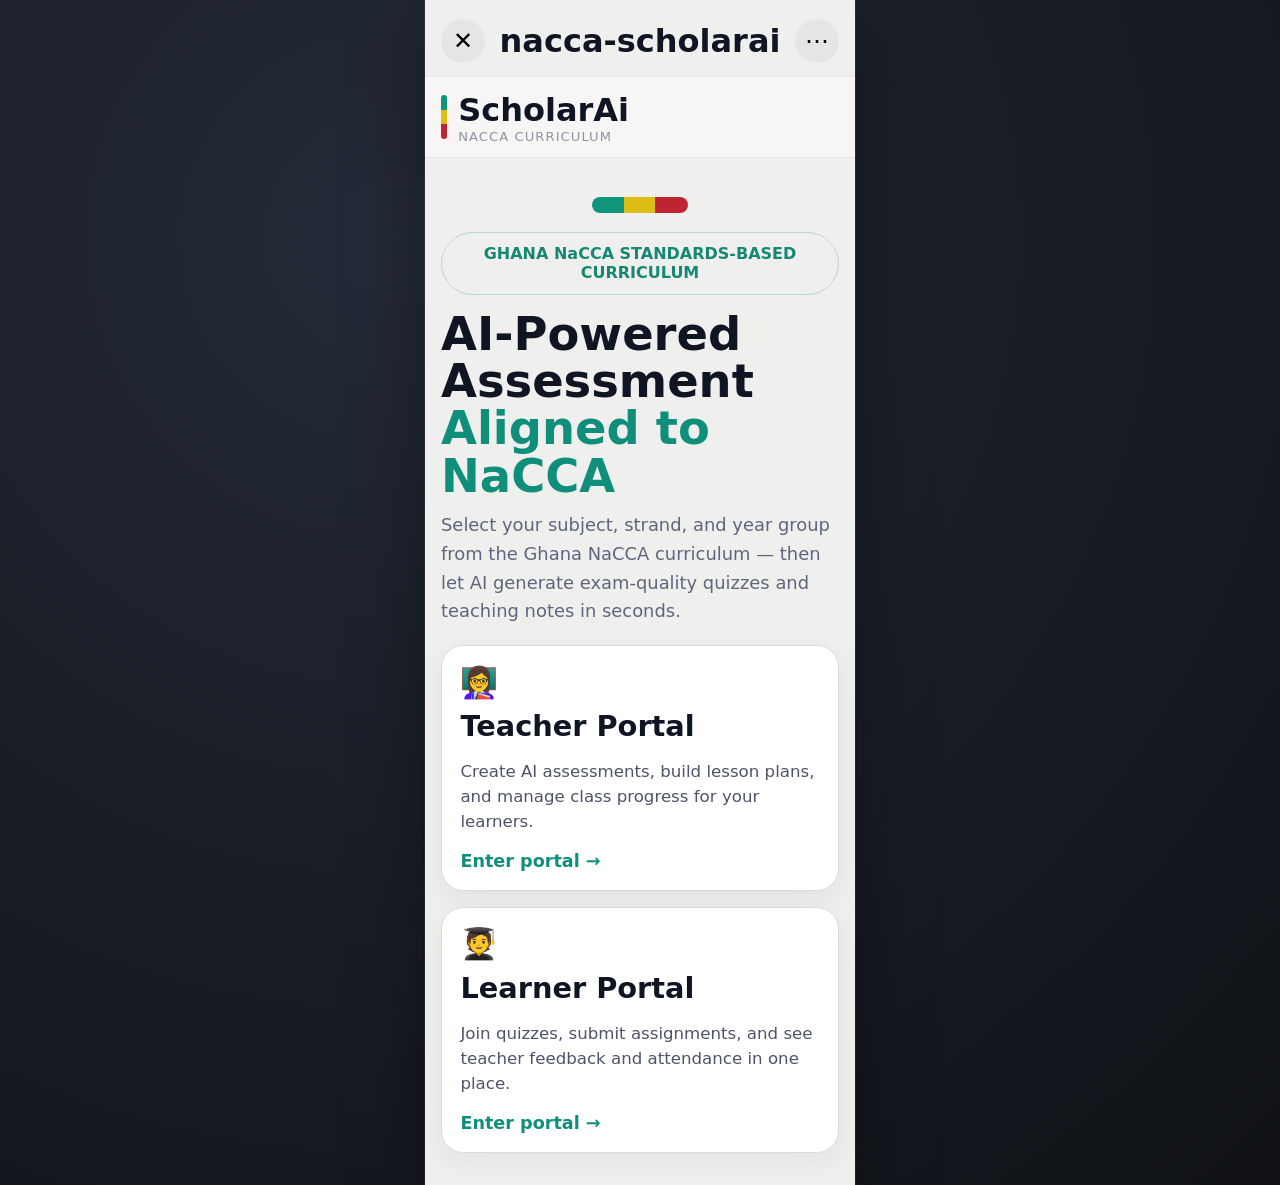
<file: index.html>
<!DOCTYPE html>
<html lang="en">
  <head>
    <meta charset="UTF-8" />
    <meta name="viewport" content="width=device-width, initial-scale=1.0" />
    <title>ScholarAi | Portal Select</title>
    <link rel="stylesheet" href="./assets/scholarai-student-styles.css" />
  </head>
  <body data-page="landing">
    <div class="page-wrap">
      <header class="mobile-browser">
        <button class="circle-btn" aria-label="Close">✕</button>
        <p>nacca-scholarai</p>
        <button class="circle-btn" aria-label="Menu">⋯</button>
      </header>

      <div class="brand-row">
        <span class="ghana-bar" aria-hidden="true"></span>
        <div>
          <h1>ScholarAi</h1>
          <p>NaCCA Curriculum</p>
        </div>
      </div>

      <main class="content">
        <div class="tiny-flag" aria-hidden="true"></div>
        <p class="pill">GHANA NaCCA STANDARDS-BASED CURRICULUM</p>
        <h2>AI-Powered Assessment <span>Aligned to NaCCA</span></h2>
        <p class="subtext">
          Select your subject, strand, and year group from the Ghana NaCCA curriculum — then let AI generate exam-quality quizzes and teaching notes in seconds.
        </p>

        <section class="card-grid">
          <article class="portal-card">
            <div class="emoji">👩‍🏫</div>
            <h3>Teacher Portal</h3>
            <p>Create AI assessments, build lesson plans, and manage class progress for your learners.</p>
            <a class="text-link" href="./login.html?role=teacher">Enter portal →</a>
          </article>
          <article class="portal-card">
            <div class="emoji">🧑‍🎓</div>
            <h3>Learner Portal</h3>
            <p>Join quizzes, submit assignments, and see teacher feedback and attendance in one place.</p>
            <a class="text-link" href="./login.html?role=learner">Enter portal →</a>
          </article>
        </section>
      </main>
    </div>
  </body>
</html>
</file>
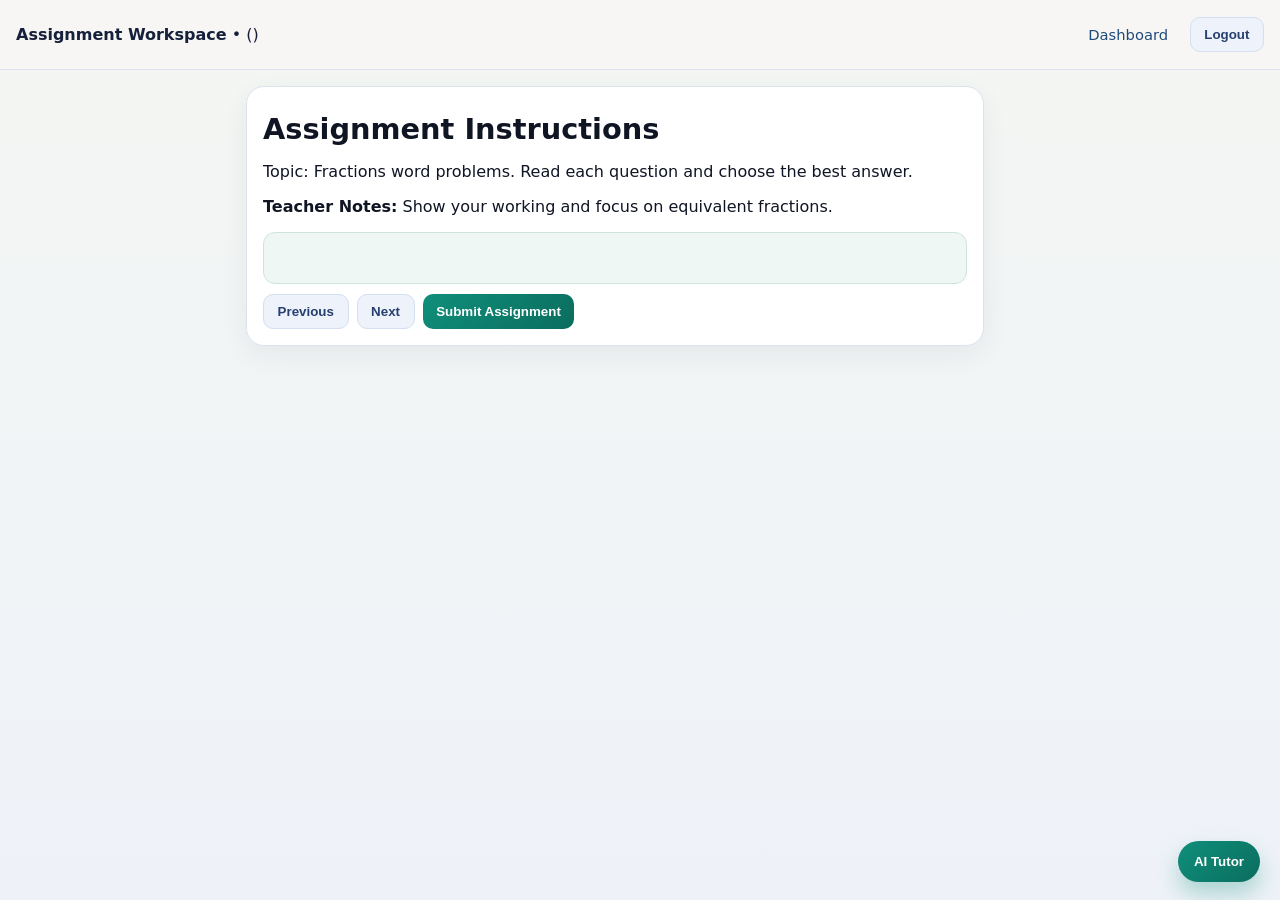
<file: assignment-view.html>
<!DOCTYPE html>
<html lang="en">
  <head>
    <meta charset="UTF-8" />
    <meta name="viewport" content="width=device-width, initial-scale=1.0" />
    <title>ScholarAi | Assignment View</title>
    <link rel="stylesheet" href="./assets/scholarai-student-styles.css" />
  </head>
  <body data-page="assignment-view">
    <div class="dashboard-container">
      <header class="navbar">
        <div><strong>Assignment Workspace</strong> • <span id="sessionUserName"></span> (<span id="sessionUserID"></span>)</div>
        <nav class="top-menu">
          <a href="./learner-dashboard.html">Dashboard</a>
          <button data-action="logout" class="ghost-button" type="button">Logout</button>
        </nav>
      </header>
      <main class="main-content single-column">
        <section class="dashboard-card">
          <h3>Assignment Instructions</h3>
          <p>Topic: Fractions word problems. Read each question and choose the best answer.</p>
          <p><strong>Teacher Notes:</strong> Show your working and focus on equivalent fractions.</p>
          <p id="questionProgress"></p>
          <div class="assignment-card quiz-container">
            <h4 id="questionText"></h4>
            <div id="questionOptions"></div>
          </div>
          <div class="row-actions">
            <button id="prevQuestion" class="ghost-button" type="button">Previous</button>
            <button id="nextQuestion" class="ghost-button" type="button">Next</button>
            <button id="submitAssignment" class="primary-button" type="button">Submit Assignment</button>
          </div>
        </section>
      </main>
    </div>

    <button id="tutorToggle" class="tutor-fab">AI Tutor</button>
    <div id="aiTutorPanel" class="ai-tutor-panel">
      <h4>AI Support Assistant</h4>
      <input id="tutorInput" placeholder="Request explanation" />
      <button id="askTutorBtn" class="primary-button">Get Help</button>
      <p id="tutorOutput" class="small-text">Ask for examples or concepts.</p>
    </div>

    <script src="./assets/post-kyc.js"></script>
  </body>
</html>
</file>
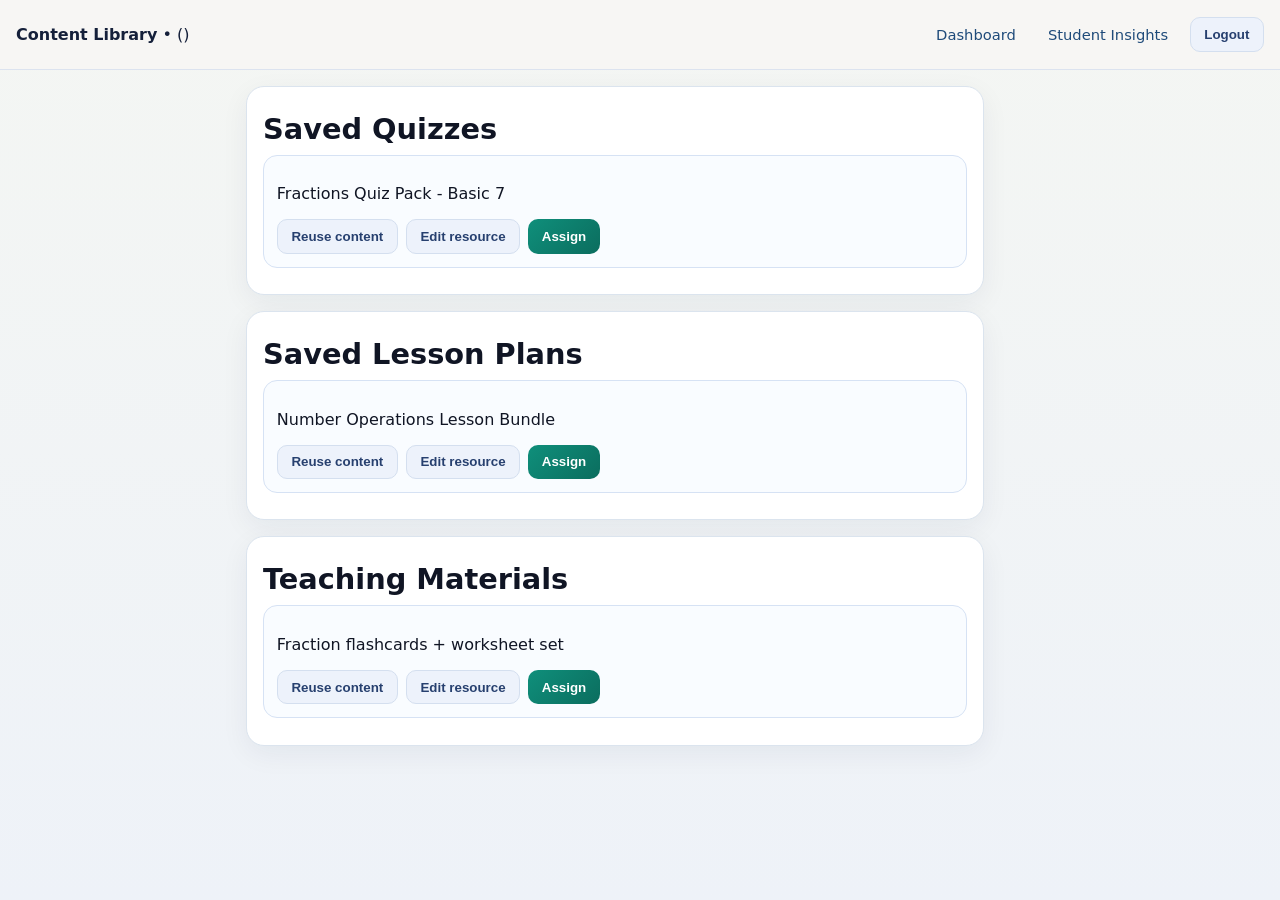
<file: content-library.html>
<!DOCTYPE html>
<html lang="en">
  <head>
    <meta charset="UTF-8" />
    <meta name="viewport" content="width=device-width, initial-scale=1.0" />
    <title>ScholarAi | Content Library</title>
    <link rel="stylesheet" href="./assets/scholarai-student-styles.css" />
  </head>
  <body data-page="content-library">
    <div class="dashboard-container">
      <header class="navbar">
        <div><strong>Content Library</strong> • <span id="sessionUserName"></span> (<span id="sessionUserID"></span>)</div>
        <nav class="top-menu">
          <a href="./teacher-dashboard.html">Dashboard</a>
          <a href="./student-insights.html">Student Insights</a>
          <button data-action="logout" class="ghost-button" type="button">Logout</button>
        </nav>
      </header>

      <main class="main-content single-column">
        <section class="dashboard-card">
          <h3>Saved Quizzes</h3>
          <article class="assignment-card"><p>Fractions Quiz Pack - Basic 7</p><div class="row-actions"><button class="ghost-button">Reuse content</button><button class="ghost-button">Edit resource</button><button class="primary-button">Assign</button></div></article>
        </section>
        <section class="dashboard-card">
          <h3>Saved Lesson Plans</h3>
          <article class="assignment-card"><p>Number Operations Lesson Bundle</p><div class="row-actions"><button class="ghost-button">Reuse content</button><button class="ghost-button">Edit resource</button><button class="primary-button">Assign</button></div></article>
        </section>
        <section class="dashboard-card">
          <h3>Teaching Materials</h3>
          <article class="assignment-card"><p>Fraction flashcards + worksheet set</p><div class="row-actions"><button class="ghost-button">Reuse content</button><button class="ghost-button">Edit resource</button><button class="primary-button">Assign</button></div></article>
        </section>
      </main>
    </div>
    <script src="./assets/post-kyc.js"></script>
  </body>
</html>
</file>
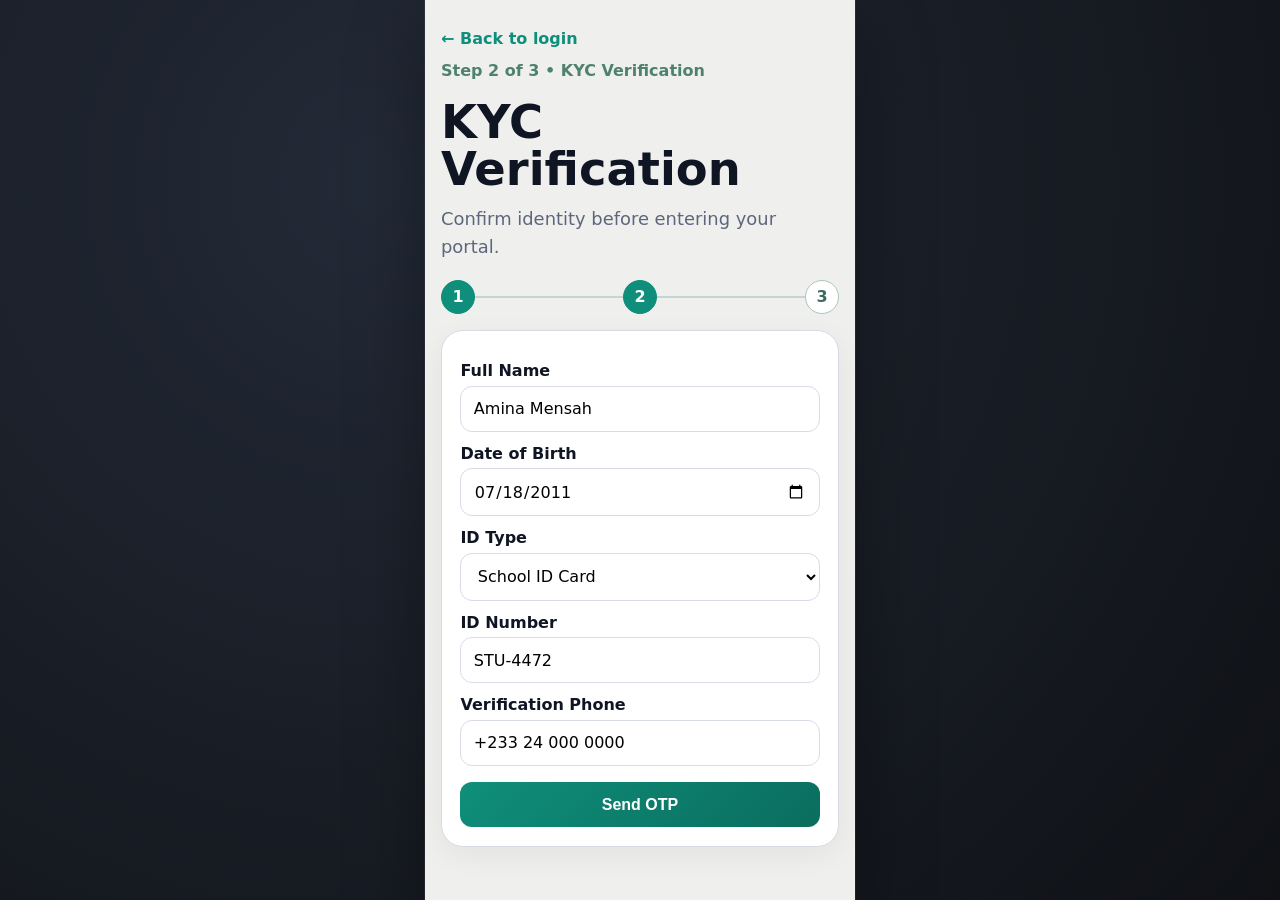
<file: kyc.html>
<!DOCTYPE html>
<html lang="en">
  <head>
    <meta charset="UTF-8" />
    <meta name="viewport" content="width=device-width, initial-scale=1.0" />
    <title>ScholarAi | KYC Verification</title>
    <link rel="stylesheet" href="./assets/scholarai-student-styles.css" />
  </head>
  <body data-page="kyc">
    <div class="page-wrap">
      <main class="content split-top">
        <a class="back" id="backToLogin" href="./login.html">← Back to login</a>
        <div class="step-tag">Step 2 of 3 • KYC Verification</div>

        <h2>KYC Verification</h2>
        <p class="subtext">Confirm identity before entering your portal.</p>

        <div class="stepper">
          <span class="step active">1</span><span class="line"></span>
          <span class="step active">2</span><span class="line"></span>
          <span class="step">3</span>
        </div>

        <form class="form-panel" id="kycForm">
          <label for="fullName">Full Name</label>
          <input id="fullName" required placeholder="As shown in school records" />

          <label for="dob">Date of Birth</label>
          <input id="dob" type="date" required />

          <label for="idType">ID Type</label>
          <select id="idType" required>
            <option value="">Select ID Type</option>
            <option>School ID Card</option>
            <option>Ghana Card</option>
            <option>Passport</option>
          </select>

          <label for="idNumber">ID Number</label>
          <input id="idNumber" required placeholder="ID Number" />

          <label for="phone">Verification Phone</label>
          <input id="phone" required placeholder="+233 XX XXX XXXX" />

          <button type="submit" class="primary-btn">Send OTP</button>
        </form>
      </main>
    </div>
    <script src="./assets/scholarai-student-app.js"></script>
  </body>
</html>
</file>
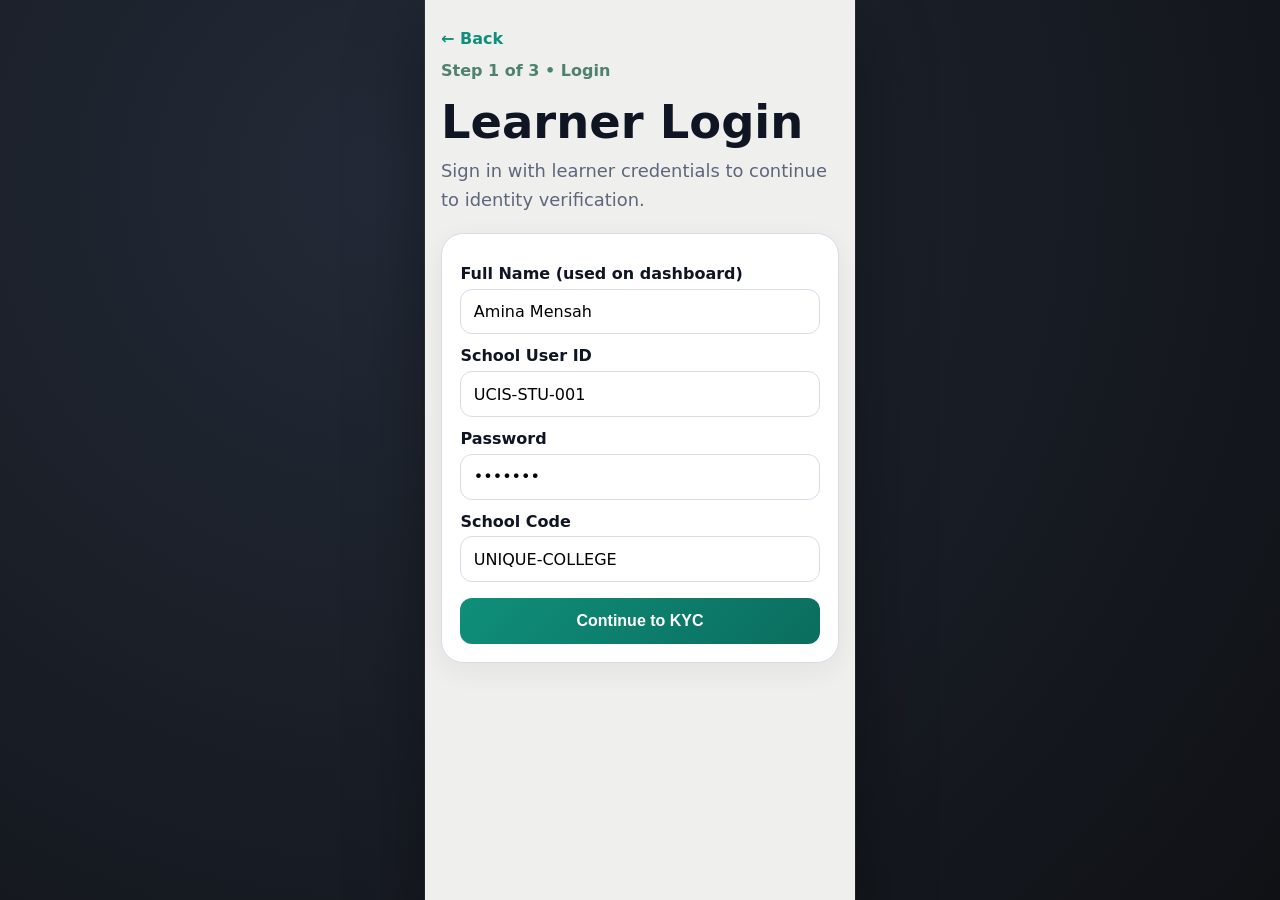
<file: login.html>
<!DOCTYPE html>
<html lang="en">
  <head>
    <meta charset="UTF-8" />
    <meta name="viewport" content="width=device-width, initial-scale=1.0" />
    <title>ScholarAi | Login</title>
    <link rel="stylesheet" href="./assets/scholarai-student-styles.css" />
  </head>
  <body data-page="login">
    <div class="page-wrap">
      <main class="content split-top">
        <a class="back" href="./index.html">← Back</a>
        <div class="step-tag">Step 1 of 3 • Login</div>

        <section class="auth-hero">
          <h2 id="roleTitle">Portal Login</h2>
          <p id="roleSubtitle" class="subtext">Sign in to continue.</p>
        </section>


        <form class="form-panel" id="loginForm">
          <label for="loginName">Full Name (used on dashboard)</label>
          <input id="loginName" required placeholder="e.g. Amina Mensah" />

          <label for="userId">School User ID</label>
          <input id="userId" required placeholder="UCIS-TCH-014" />

          <label for="password">Password</label>
          <input id="password" type="password" required placeholder="Enter password" />

          <label for="schoolCode">School Code</label>
          <input id="schoolCode" required placeholder="UNIQUE-COLLEGE" />

          <button type="submit" class="primary-btn">Continue to KYC</button>
        </form>
      </main>
    </div>
    <script src="./assets/scholarai-student-app.js"></script>
  </body>
</html>
</file>
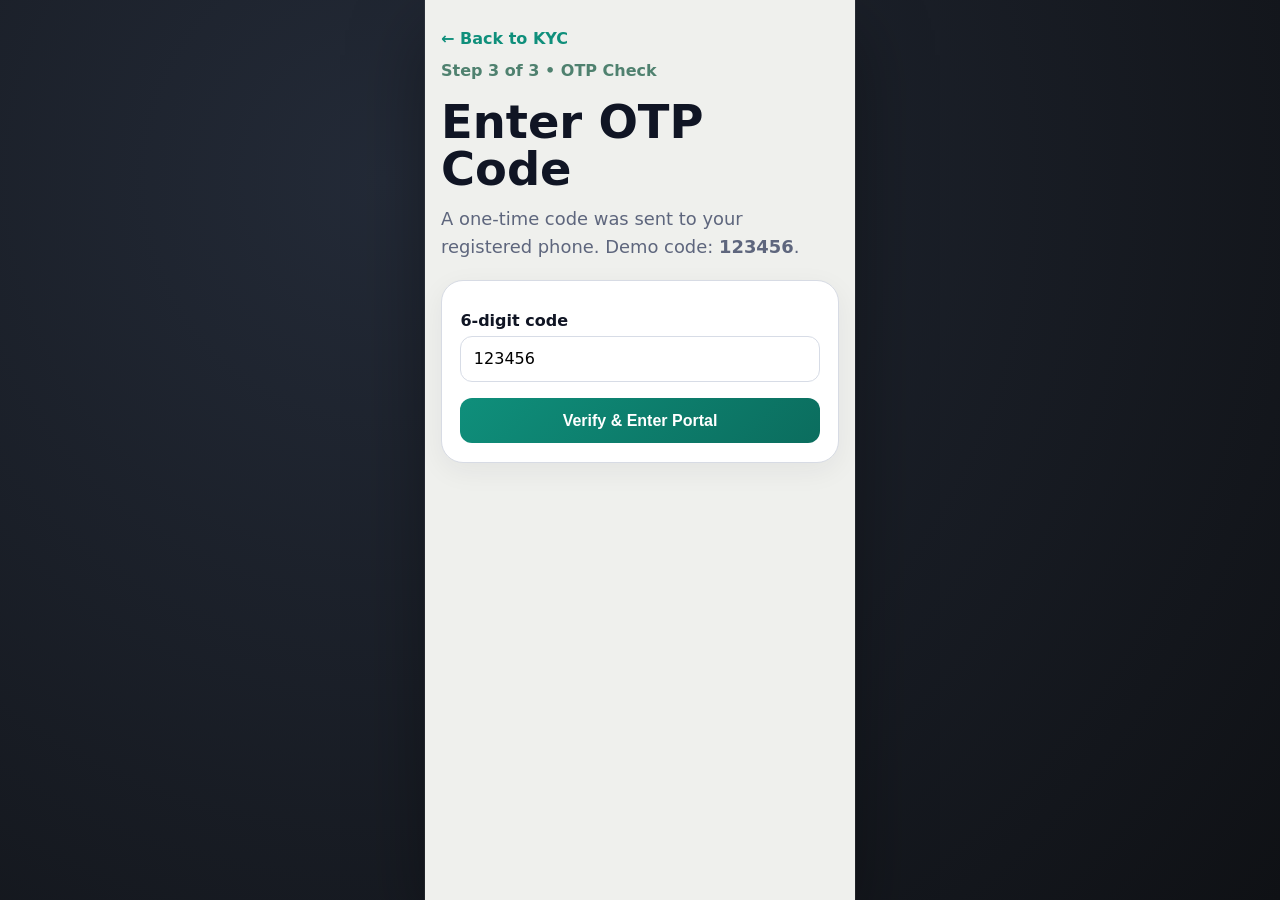
<file: otp.html>
<!DOCTYPE html>
<html lang="en">
  <head>
    <meta charset="UTF-8" />
    <meta name="viewport" content="width=device-width, initial-scale=1.0" />
    <title>ScholarAi | OTP Verification</title>
    <link rel="stylesheet" href="./assets/scholarai-student-styles.css" />
  </head>
  <body data-page="otp">
    <div class="page-wrap">
      <main class="content split-top">
        <a class="back" id="backToKyc" href="./kyc.html">← Back to KYC</a>
        <div class="step-tag">Step 3 of 3 • OTP Check</div>

        <h2>Enter OTP Code</h2>
        <p class="subtext">A one-time code was sent to your registered phone. Demo code: <strong>123456</strong>.</p>

        <form class="form-panel" id="otpForm">
          <label for="otp">6-digit code</label>
          <input id="otp" maxlength="6" inputmode="numeric" placeholder="123456" required />
          <button type="submit" class="primary-btn">Verify & Enter Portal</button>
        </form>
      </main>
    </div>
    <script src="./assets/scholarai-student-app.js"></script>
  </body>
</html>
</file>
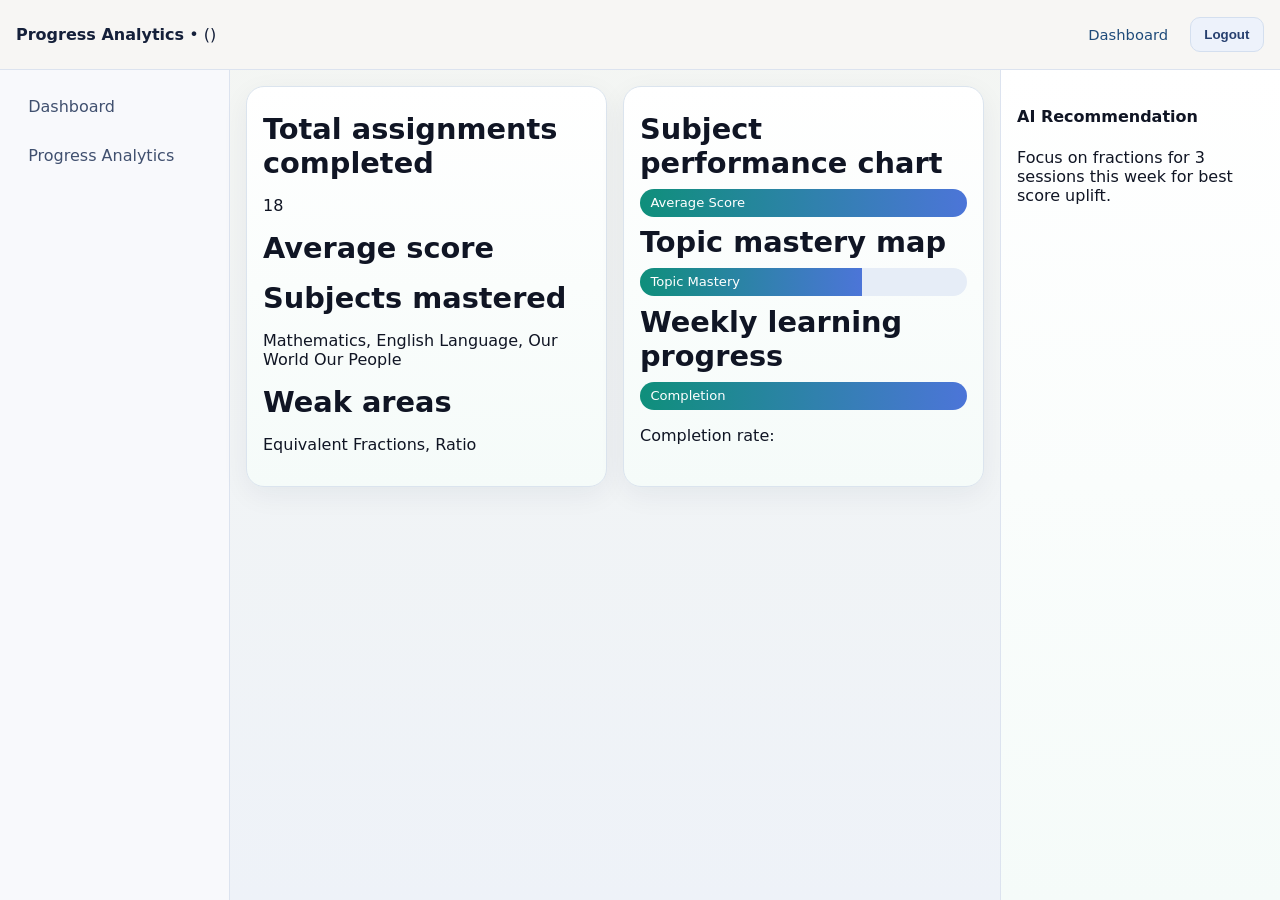
<file: progress.html>
<!DOCTYPE html>
<html lang="en">
  <head>
    <meta charset="UTF-8" />
    <meta name="viewport" content="width=device-width, initial-scale=1.0" />
    <title>ScholarAi | Progress Analytics</title>
    <link rel="stylesheet" href="./assets/scholarai-student-styles.css" />
  </head>
  <body data-page="progress">
    <div class="dashboard-container">
      <header class="navbar">
        <div><strong>Progress Analytics</strong> • <span id="sessionUserName"></span> (<span id="sessionUserID"></span>)</div>
        <nav class="top-menu">
          <a href="./learner-dashboard.html">Dashboard</a>
          <button data-action="logout" class="ghost-button" type="button">Logout</button>
        </nav>
      </header>
      <aside class="sidebar">
        <a href="./learner-dashboard.html">Dashboard</a>
        <a href="./progress.html">Progress Analytics</a>
      </aside>
      <main class="main-content">
        <section class="dashboard-card analytics-panel">
          <h3>Total assignments completed</h3>
          <p>18</p>
          <h3>Average score</h3>
          <p id="avgScoreVal"></p>
          <h3>Subjects mastered</h3>
          <p>Mathematics, English Language, Our World Our People</p>
          <h3>Weak areas</h3>
          <p>Equivalent Fractions, Ratio</p>
        </section>
        <section class="dashboard-card analytics-panel">
          <h3>Subject performance chart</h3>
          <div class="chart-bar"><span id="avgScoreBar">Average Score</span></div>
          <h3>Topic mastery map</h3>
          <div class="chart-bar"><span style="width:68%">Topic Mastery</span></div>
          <h3>Weekly learning progress</h3>
          <div class="chart-bar"><span id="completionBar">Completion</span></div>
          <p>Completion rate: <span id="completionVal"></span></p>
        </section>
      </main>
      <aside class="right-panel analytics-panel">
        <h4>AI Recommendation</h4>
        <p>Focus on fractions for 3 sessions this week for best score uplift.</p>
      </aside>
    </div>
    <script src="./assets/post-kyc.js"></script>
  </body>
</html>
</file>
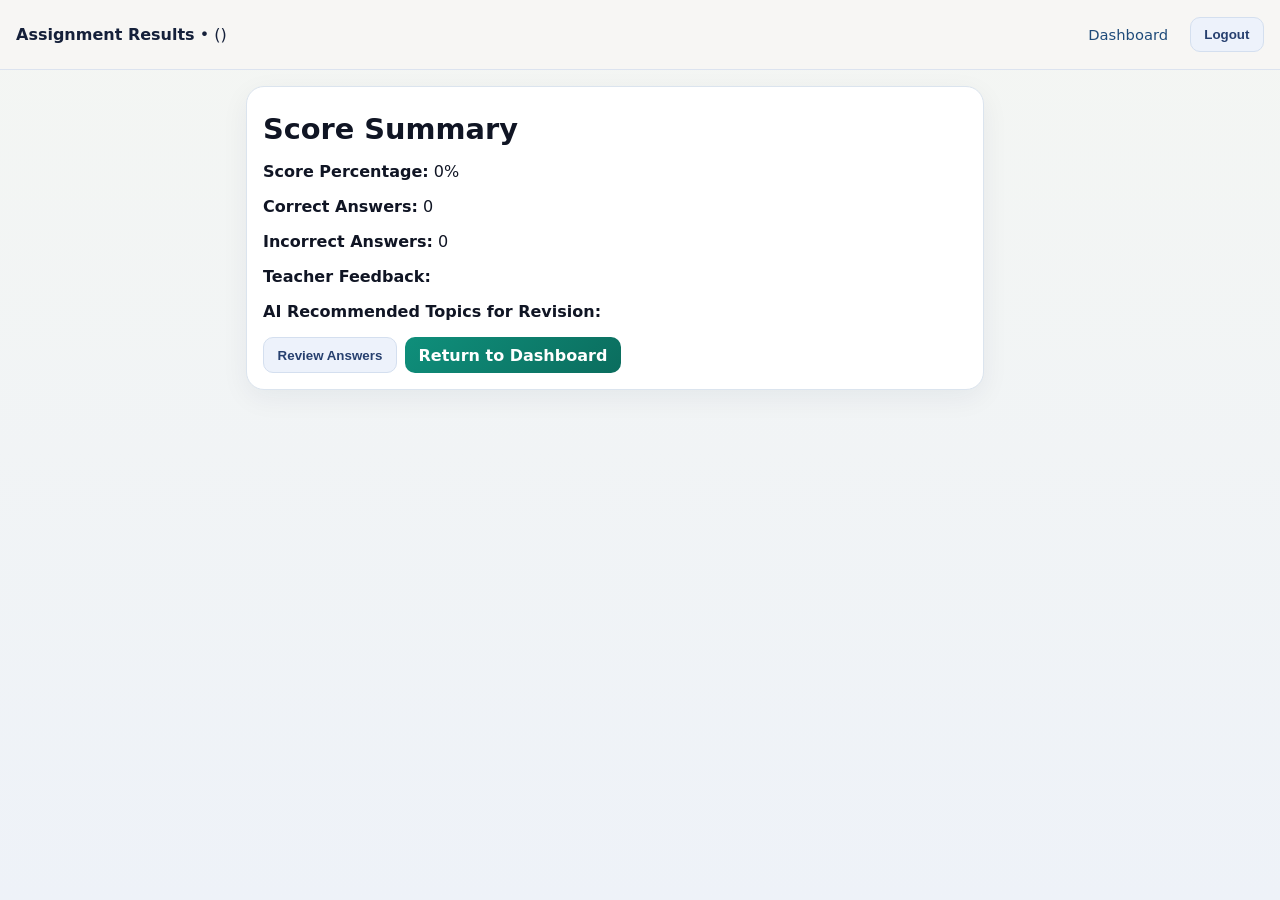
<file: results.html>
<!DOCTYPE html>
<html lang="en">
  <head>
    <meta charset="UTF-8" />
    <meta name="viewport" content="width=device-width, initial-scale=1.0" />
    <title>ScholarAi | Results</title>
    <link rel="stylesheet" href="./assets/scholarai-student-styles.css" />
  </head>
  <body data-page="results">
    <div class="dashboard-container">
      <header class="navbar">
        <div><strong>Assignment Results</strong> • <span id="sessionUserName"></span> (<span id="sessionUserID"></span>)</div>
        <nav class="top-menu">
          <a href="./learner-dashboard.html">Dashboard</a>
          <button data-action="logout" class="ghost-button" type="button">Logout</button>
        </nav>
      </header>
      <main class="main-content single-column">
        <section class="dashboard-card">
          <h3>Score Summary</h3>
          <p><strong>Score Percentage:</strong> <span id="scorePercent">0%</span></p>
          <p><strong>Correct Answers:</strong> <span id="correctAnswers">0</span></p>
          <p><strong>Incorrect Answers:</strong> <span id="incorrectAnswers">0</span></p>
          <p><strong>Teacher Feedback:</strong> <span id="teacherFeedback"></span></p>
          <p><strong>AI Recommended Topics for Revision:</strong> <span id="aiRecommended"></span></p>
          <div class="row-actions">
            <button class="ghost-button" type="button">Review Answers</button>
            <a class="primary-button" href="./learner-dashboard.html">Return to Dashboard</a>
          </div>
        </section>
      </main>
    </div>
    <script src="./assets/post-kyc.js"></script>
  </body>
</html>
</file>
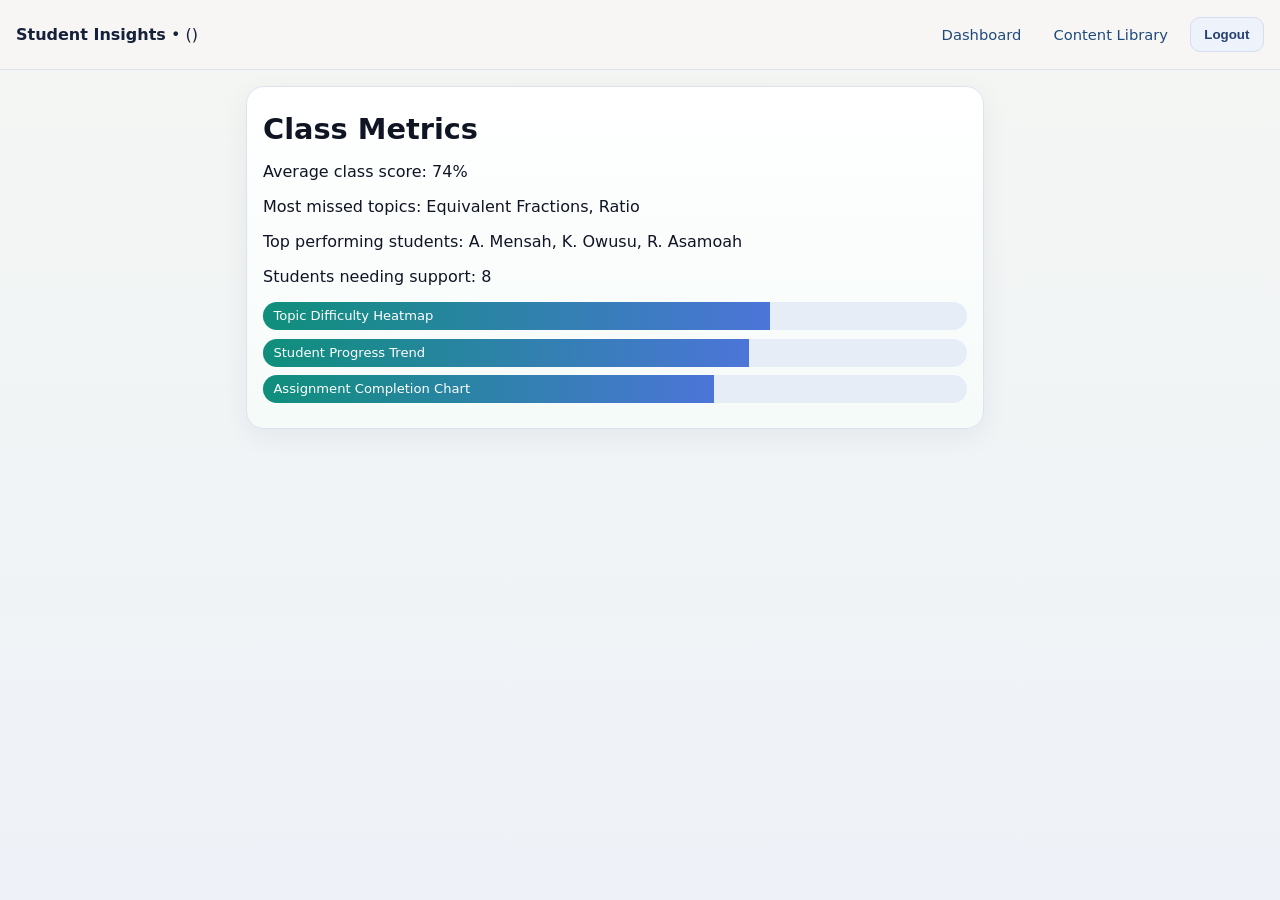
<file: student-insights.html>
<!DOCTYPE html>
<html lang="en">
  <head>
    <meta charset="UTF-8" />
    <meta name="viewport" content="width=device-width, initial-scale=1.0" />
    <title>ScholarAi | Student Insights</title>
    <link rel="stylesheet" href="./assets/scholarai-student-styles.css" />
  </head>
  <body data-page="student-insights">
    <div class="dashboard-container">
      <header class="navbar">
        <div><strong>Student Insights</strong> • <span id="sessionUserName"></span> (<span id="sessionUserID"></span>)</div>
        <nav class="top-menu">
          <a href="./teacher-dashboard.html">Dashboard</a>
          <a href="./content-library.html">Content Library</a>
          <button data-action="logout" class="ghost-button" type="button">Logout</button>
        </nav>
      </header>

      <main class="main-content single-column">
        <section class="dashboard-card analytics-panel">
          <h3>Class Metrics</h3>
          <p>Average class score: 74%</p>
          <p>Most missed topics: Equivalent Fractions, Ratio</p>
          <p>Top performing students: A. Mensah, K. Owusu, R. Asamoah</p>
          <p>Students needing support: 8</p>
          <div class="chart-bar"><span style="width:72%">Topic Difficulty Heatmap</span></div>
          <div class="chart-bar"><span style="width:69%">Student Progress Trend</span></div>
          <div class="chart-bar"><span style="width:64%">Assignment Completion Chart</span></div>
        </section>
      </main>
    </div>
    <script src="./assets/post-kyc.js"></script>
  </body>
</html>
</file>
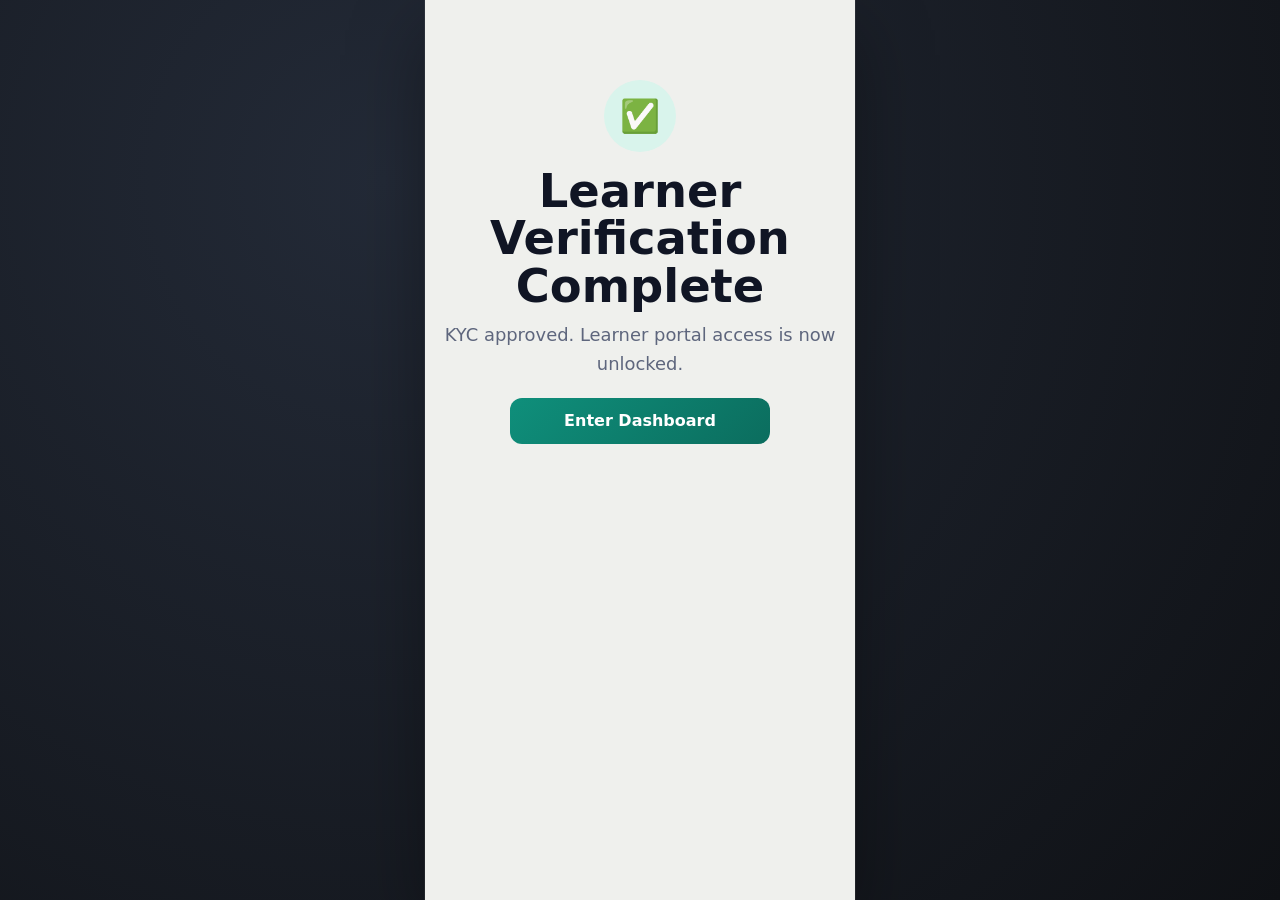
<file: success.html>
<!DOCTYPE html>
<html lang="en">
  <head>
    <meta charset="UTF-8" />
    <meta name="viewport" content="width=device-width, initial-scale=1.0" />
    <title>ScholarAi | Access Granted</title>
    <link rel="stylesheet" href="./assets/scholarai-student-styles.css" />
  </head>
  <body data-page="success">
    <div class="page-wrap">
      <main class="content center">
        <div class="success-badge">✅</div>
        <h2 id="successTitle">Verification Complete</h2>
        <p id="successMessage" class="subtext">You can now enter your ScholarAi portal.</p>
        <a id="successCta" class="primary-btn inline" href="./index.html">Enter Dashboard</a>
      </main>
    </div>
    <script src="./assets/scholarai-student-app.js"></script>
    <script src="./assets/post-kyc.js"></script>
  </body>
</html>
</file>
<file: assets/scholarai-student-styles.css>
:root {
  --bg: #0f1115;
  --phone: #eff0ed;
  --card: #ffffff;
  --text: #101524;
  --muted: #5e667d;
  --line: #d7dbe4;
  --teal: #0f8f7b;
  --teal-dark: #0b6d5e;
}

* { box-sizing: border-box; }

body {
  margin: 0;
  font-family: Inter, system-ui, -apple-system, Segoe UI, Roboto, sans-serif;
  background: radial-gradient(circle at 30% 20%, #232a37, var(--bg));
  color: var(--text);
}

.page-wrap {
  max-width: 430px;
  min-height: 100vh;
  margin: 0 auto;
  background: var(--phone);
  box-shadow: 0 0 0 1px rgba(255,255,255,.06), 0 30px 70px rgba(0,0,0,.35);
}

.mobile-browser {
  display: grid;
  grid-template-columns: 44px 1fr 44px;
  align-items: center;
  gap: .8rem;
  padding: 1.2rem 1rem .8rem;
}
.mobile-browser p { text-align: center; margin: 0; font-size: 2rem; font-weight: 700; }

.circle-btn {
  border: none;
  width: 44px;
  height: 44px;
  border-radius: 999px;
  background: #e5e5e3;
  font-size: 1.5rem;
}

.brand-row {
  background: #f7f6f4;
  border-top: 1px solid #ece9e6;
  border-bottom: 1px solid #ece9e6;
  display: flex;
  gap: .7rem;
  align-items: center;
  padding: .85rem 1rem;
}

.ghana-bar {
  width: 6px;
  height: 44px;
  border-radius: 99px;
  background: linear-gradient(#10957d 0 33%, #dfbd17 33% 66%, #bf2433 66% 100%);
}

.brand-row h1 { margin: 0; font-size: 2rem; }
.brand-row p { margin: 0; font-size: .82rem; text-transform: uppercase; letter-spacing: .08em; color: #8e93a5; }

.content { padding: 1.2rem 1rem 2rem; }
.split-top { padding-top: 1.8rem; }
.center { text-align: center; padding-top: 5rem; }

.tiny-flag {
  width: 96px;
  height: 16px;
  margin: 1.2rem auto;
  border-radius: 99px;
  background: linear-gradient(90deg, #10957d 0 33%, #dfbd17 33% 66%, #bf2433 66% 100%);
}

.pill {
  margin: 0 auto;
  max-width: 100%;
  border: 1px solid #bbd7d0;
  color: #168773;
  font-weight: 700;
  text-align: center;
  padding: .72rem;
  border-radius: 999px;
}

h2 { margin: 1rem 0 .5rem; font-size: 2.9rem; line-height: 1.02; }
h2 span { color: var(--teal); display: block; }

h3 { font-size: 1.8rem; margin: 0.55rem 0; }

.subtext { color: var(--muted); font-size: 1.12rem; line-height: 1.6; margin-top: .7rem; }

.card-grid { display: grid; gap: 1rem; margin-top: 1.2rem; }

.portal-card,
.form-panel {
  background: var(--card);
  border: 1px solid var(--line);
  border-radius: 22px;
  padding: 1.15rem;
  box-shadow: 0 8px 28px rgba(26,34,57,.06);
}

.emoji { font-size: 1.9rem; }
.portal-card p { color: #4e5467; line-height: 1.5; font-size: 1.04rem; }

.text-link { color: var(--teal); text-decoration: none; font-weight: 700; font-size: 1.1rem; }

.back { color: var(--teal); text-decoration: none; font-weight: 700; }
.step-tag { color: #4f816f; font-weight: 700; margin: .8rem 0 1.2rem; }

label { display: block; font-weight: 600; margin: .75rem 0 .35rem; }
input, select {
  width: 100%;
  border: 1px solid #d7dce6;
  border-radius: 12px;
  padding: .78rem;
  background: #fff;
  font: inherit;
}

.primary-btn {
  display: block;
  width: 100%;
  margin-top: 1rem;
  border: none;
  border-radius: 12px;
  padding: .86rem;
  background: linear-gradient(135deg, var(--teal), var(--teal-dark));
  color: #fff;
  font-weight: 700;
  font-size: 1rem;
  cursor: pointer;
  text-decoration: none;
  text-align: center;
}
.inline { max-width: 260px; margin: 1.2rem auto 0; }

.stepper { display: flex; align-items: center; margin: .7rem 0 1rem; }
.step {
  width: 34px; height: 34px; border-radius: 999px; border: 1px solid #abc6bf;
  display: grid; place-items: center; background: #fff; color: #3c6c61; font-weight: 700;
}
.step.active { background: var(--teal); color: #fff; border-color: var(--teal); }
.line { flex: 1; height: 2px; background: #c5d6d2; }


.demo-panel {
  margin-bottom: 1rem;
  background: #f5faf8;
  border-color: #cfe5df;
}

.demo-panel h3 {
  font-size: 1.15rem;
  margin: 0 0 .35rem;
}

.demo-panel .subtext {
  margin: .2rem 0;
  font-size: .95rem;
  line-height: 1.35;
}

.success-badge {
  width: 72px;
  height: 72px;
  border-radius: 999px;
  display: grid;
  place-items: center;
  font-size: 2rem;
  margin: 0 auto;
  background: #d9f4ec;
}

@media (max-width: 390px) {
  .mobile-browser p { font-size: 1.6rem; }
  h2 { font-size: 2.3rem; }
}

/* Post-KYC dashboard system (aligned with ScholarAi landing theme) */
.dashboard-container {
  min-height: 100vh;
  display: grid;
  grid-template-columns: 230px 1fr 280px;
  grid-template-rows: 70px 1fr;
  grid-template-areas:
    "nav nav nav"
    "side main right";
  background: linear-gradient(180deg, #f4f6f3 0%, #eef2f8 100%);
}

.navbar {
  grid-area: nav;
  display: flex;
  justify-content: space-between;
  align-items: center;
  gap: 1rem;
  padding: 0.9rem 1rem;
  background: #f7f6f4;
  color: #15203a;
  border-bottom: 1px solid #dce3ef;
}

.top-menu { display: flex; gap: .7rem; align-items: center; }
.top-menu a {
  color: #1f4b7a;
  text-decoration: none;
  font-size: .92rem;
  padding: .42rem .65rem;
  border-radius: 999px;
  transition: background .2s ease, color .2s ease;
}
.top-menu a:hover { background: #e8f3ef; color: #0f8f7b; }

.sidebar {
  grid-area: side;
  background: #f8f9fc;
  border-right: 1px solid #dce3ef;
  padding: 1rem;
  display: flex;
  flex-direction: column;
  gap: .6rem;
}
.sidebar a {
  color: #40506f;
  text-decoration: none;
  padding: .6rem .7rem;
  border-radius: 12px;
  border: 1px solid transparent;
  transition: all .22s ease;
}
.sidebar a:hover {
  background: #eef7f4;
  color: #0f8f7b;
  border-color: #cde4dd;
  transform: translateX(2px);
}

.main-content {
  grid-area: main;
  padding: 1rem;
  display: grid;
  grid-template-columns: repeat(auto-fit, minmax(280px, 1fr));
  gap: 1rem;
  align-content: start;
}
.main-content.single-column { grid-template-columns: 1fr; }

.right-panel {
  grid-area: right;
  padding: 1rem;
  border-left: 1px solid #dce3ef;
  background: #f8fafb;
}

.dashboard-card {
  background: #fff;
  border: 1px solid #dbe4ee;
  border-radius: 18px;
  padding: 1rem;
  box-shadow: 0 8px 28px rgba(21, 34, 64, 0.06);
  transition: transform .2s ease, box-shadow .2s ease;
}
.dashboard-card:hover {
  transform: translateY(-2px);
  box-shadow: 0 14px 32px rgba(21, 34, 64, 0.08);
}

.assignment-card {
  background: #f9fcff;
  border: 1px solid #d6e2f4;
  border-radius: 14px;
  padding: .8rem;
  margin-bottom: .65rem;
}

.analytics-panel { background: linear-gradient(180deg, #ffffff, #f5fbf9); }

.quiz-container {
  background: #eff7f4;
  border: 1px solid #cfe3dc;
  border-radius: 12px;
  padding: .9rem;
}

.form-grid {
  display: grid;
  grid-template-columns: repeat(auto-fit, minmax(140px, 1fr));
  gap: .6rem;
}

.row-actions { display: flex; gap: .5rem; flex-wrap: wrap; margin-top: .6rem; }

.primary-button,
.ghost-button {
  border: none;
  border-radius: 10px;
  padding: .55rem .85rem;
  font-weight: 700;
  cursor: pointer;
  text-decoration: none;
  display: inline-block;
  transition: all .2s ease;
}
.primary-button {
  background: linear-gradient(135deg, #0f8f7b, #0b6d5e);
  color: #fff;
}
.primary-button:hover { transform: translateY(-1px); filter: brightness(1.03); }
.ghost-button {
  background: #edf2fb;
  color: #27406f;
  border: 1px solid #d4dfef;
}
.ghost-button:hover { background: #e4f2ed; color: #0f8f7b; border-color: #cde4dd; }

.badge {
  background: #e8f7f1;
  color: #0d6d5b;
  border-radius: 999px;
  padding: .2rem .55rem;
  font-size: .82rem;
}

.chart-bar {
  height: 28px;
  background: #e6edf7;
  border-radius: 99px;
  overflow: hidden;
  margin: .55rem 0;
}

.chart-bar span {
  display: block;
  height: 100%;
  background: linear-gradient(90deg, #0f8f7b, #4c75d8);
  color: #fff;
  font-size: .82rem;
  padding-left: .65rem;
  line-height: 28px;
}

.option-row { display: block; margin: .45rem 0; }
.small-text { font-size: .88rem; color: #4b5563; }

.tutor-fab {
  position: fixed;
  right: 20px;
  bottom: 18px;
  border: none;
  background: linear-gradient(135deg, #0f8f7b, #0b6d5e);
  color: #fff;
  padding: .8rem 1rem;
  border-radius: 999px;
  font-weight: 700;
  box-shadow: 0 12px 22px rgba(15, 143, 123, .3);
}

.ai-tutor-panel {
  position: fixed;
  right: 20px;
  bottom: 76px;
  width: 310px;
  background: #fff;
  border: 1px solid #d8e4f8;
  border-radius: 14px;
  padding: .8rem;
  box-shadow: 0 20px 40px rgba(0,0,0,.18);
  display: none;
}
.ai-tutor-panel.open { display: block; }
.ai-tutor-panel input { width: 100%; margin-bottom: .5rem; }

@media (max-width: 1050px) {
  .dashboard-container {
    grid-template-columns: 200px 1fr;
    grid-template-areas:
      "nav nav"
      "side main";
  }
  .right-panel { display: none; }
}

@media (max-width: 760px) {
  .dashboard-container {
    grid-template-columns: 1fr;
    grid-template-areas:
      "nav"
      "main";
  }
  .sidebar { display: none; }
  .top-menu a { display: none; }
}
</file>
